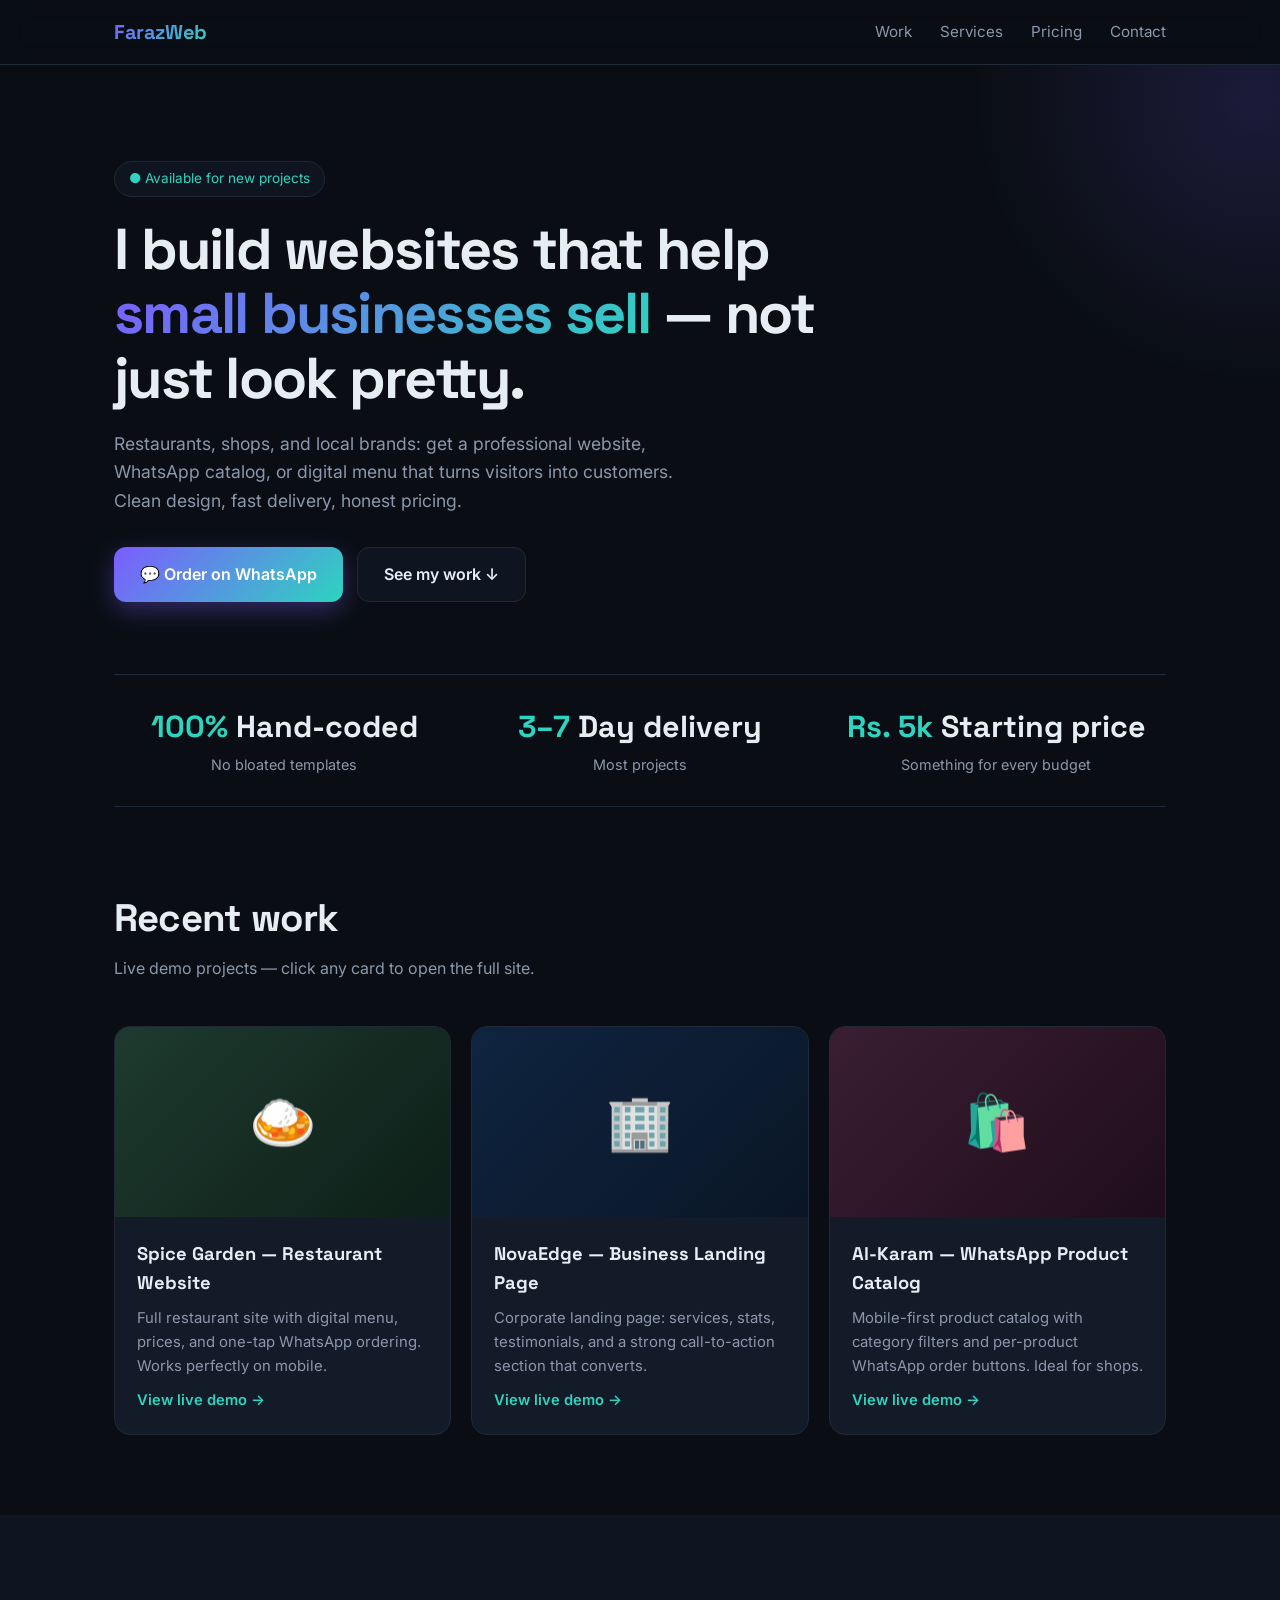
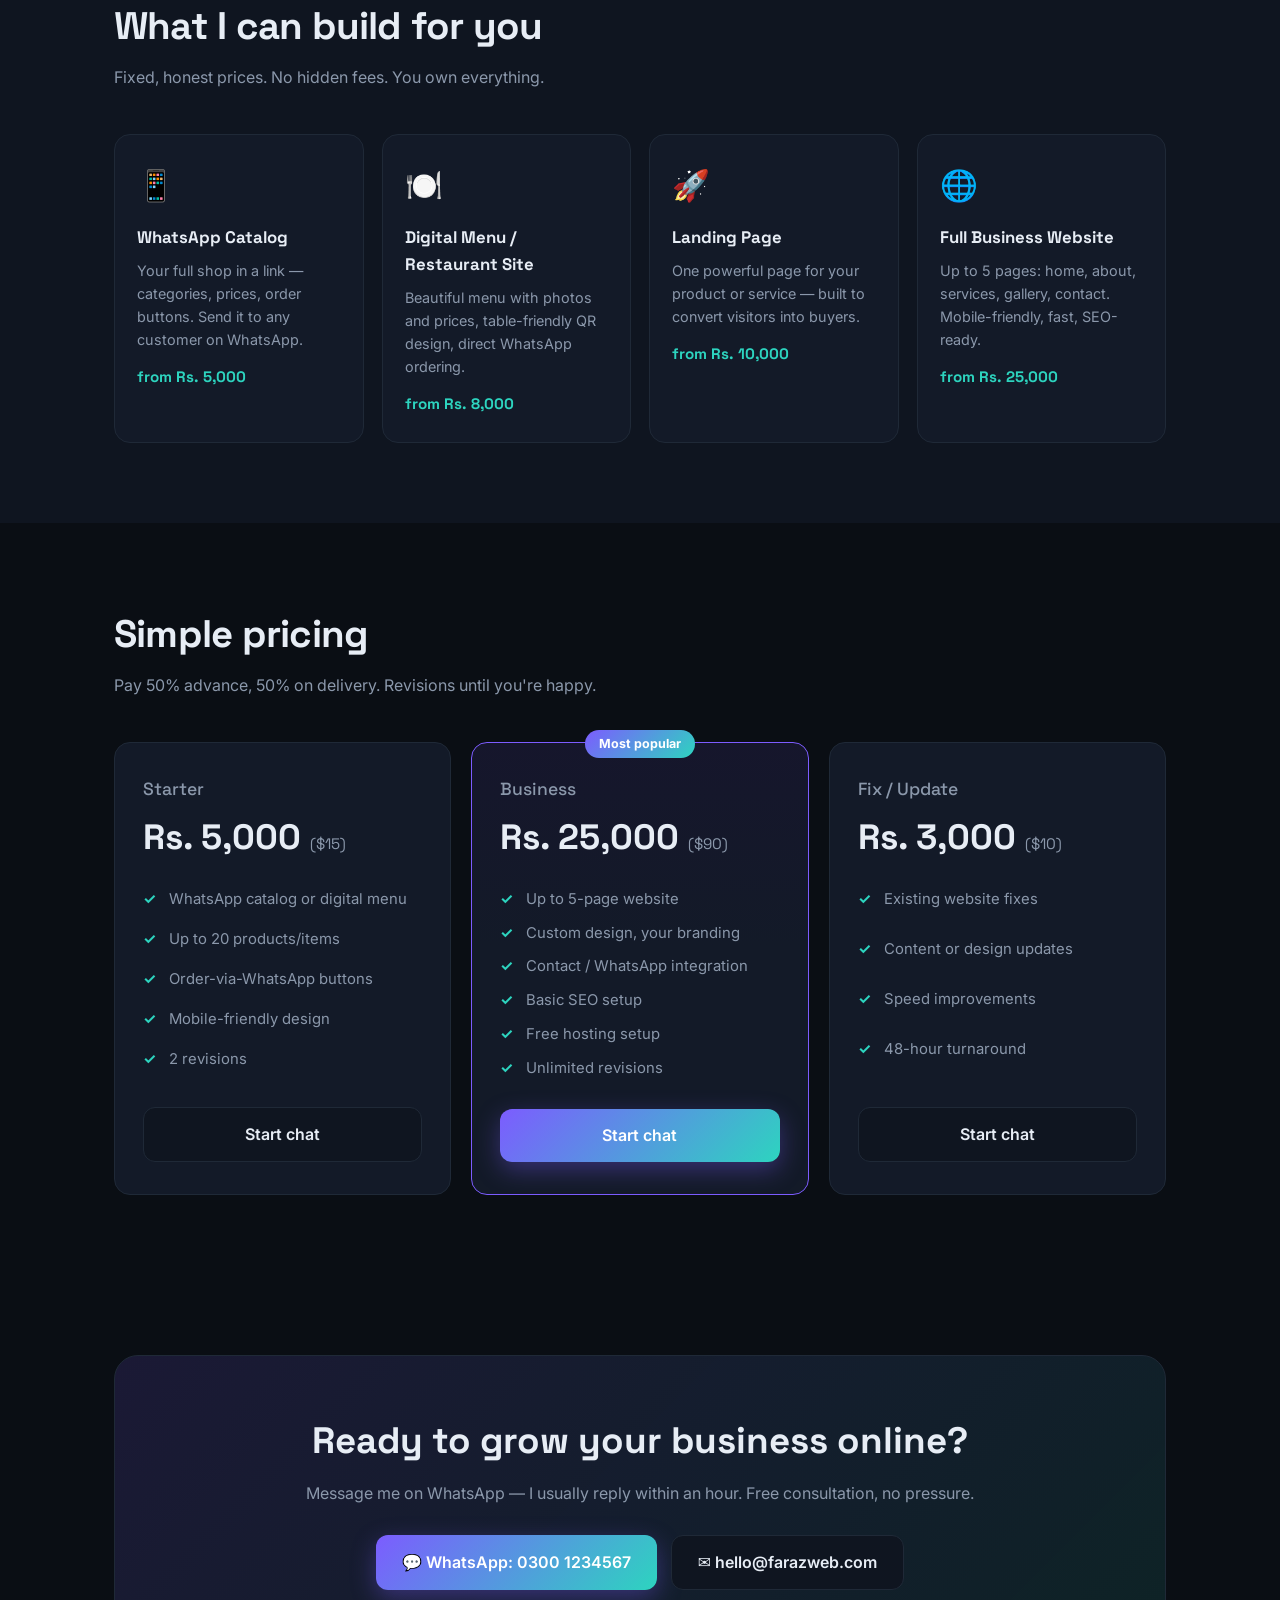
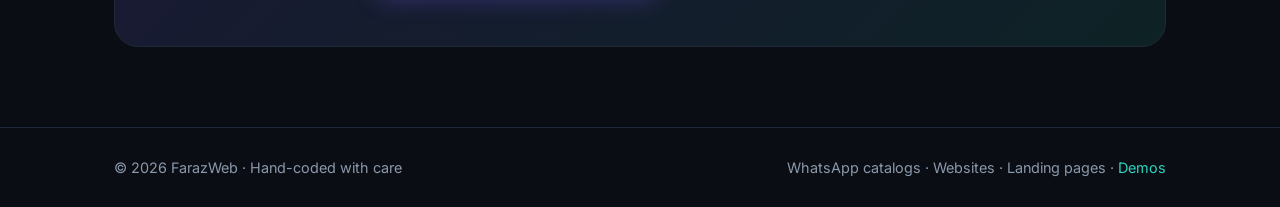
<file: index.html>
<!DOCTYPE html>
<html lang="en">
<head>
  <meta charset="UTF-8">
  <meta name="viewport" content="width=device-width, initial-scale=1.0">
  <title>FarazWeb — Websites that help small businesses sell</title>
  <meta name="description" content="Professional websites, landing pages, WhatsApp catalogs and digital menus for small businesses. Fast delivery, fair prices.">
  <link rel="preconnect" href="https://fonts.googleapis.com">
  <link href="https://fonts.googleapis.com/css2?family=Inter:wght@400;500;600&family=Space+Grotesk:wght@500;700&display=swap" rel="stylesheet">
  <link rel="stylesheet" href="assets/style.css">
</head>
<body>

<nav>
  <div class="nav-inner">
    <div class="logo">FarazWeb</div>
    <ul class="nav-links">
      <li><a href="#work">Work</a></li>
      <li><a href="#services">Services</a></li>
      <li><a href="#pricing">Pricing</a></li>
      <li><a href="#contact">Contact</a></li>
    </ul>
  </div>
</nav>

<header class="hero">
  <div class="container">
    <span class="tag">● Available for new projects</span>
    <h1>I build websites that help <span>small businesses sell</span> — not just look pretty.</h1>
    <p>Restaurants, shops, and local brands: get a professional website, WhatsApp catalog, or digital menu that turns visitors into customers. Clean design, fast delivery, honest pricing.</p>
    <div class="btn-row">
      <a class="btn btn-primary" href="https://wa.me/923001234567" target="_blank" rel="noopener">💬 Order on WhatsApp</a>
      <a class="btn btn-ghost" href="#work">See my work ↓</a>
    </div>
  </div>
</header>

<div class="container">
  <div class="stats">
    <div class="stat"><b><em>100%</em> Hand-coded</b><span>No bloated templates</span></div>
    <div class="stat"><b><em>3–7</em> Day delivery</b><span>Most projects</span></div>
    <div class="stat"><b><em>Rs. 5k</em> Starting price</b><span>Something for every budget</span></div>
  </div>
</div>

<section id="work">
  <div class="container">
    <div class="section-head">
      <h2>Recent work</h2>
      <p>Live demo projects — click any card to open the full site.</p>
    </div>
    <div class="grid-3">
      <div class="card">
        <div class="thumb" style="background:linear-gradient(135deg,#1e3a2f,#0d1f18)">🍛</div>
        <div class="card-body">
          <h3>Spice Garden — Restaurant Website</h3>
          <p>Full restaurant site with digital menu, prices, and one-tap WhatsApp ordering. Works perfectly on mobile.</p>
          <a class="link" href="demo-restaurant.html">View live demo →</a>
        </div>
      </div>
      <div class="card">
        <div class="thumb" style="background:linear-gradient(135deg,#0f2440,#0a1626)">🏢</div>
        <div class="card-body">
          <h3>NovaEdge — Business Landing Page</h3>
          <p>Corporate landing page: services, stats, testimonials, and a strong call-to-action section that converts.</p>
          <a class="link" href="demo-business.html">View live demo →</a>
        </div>
      </div>
      <div class="card">
        <div class="thumb" style="background:linear-gradient(135deg,#3a1e33,#1f0d1a)">🛍️</div>
        <div class="card-body">
          <h3>Al-Karam — WhatsApp Product Catalog</h3>
          <p>Mobile-first product catalog with category filters and per-product WhatsApp order buttons. Ideal for shops.</p>
          <a class="link" href="demo-catalog.html">View live demo →</a>
        </div>
      </div>
    </div>
  </div>
</section>

<section id="services" style="background:var(--bg-soft)">
  <div class="container">
    <div class="section-head">
      <h2>What I can build for you</h2>
      <p>Fixed, honest prices. No hidden fees. You own everything.</p>
    </div>
    <div class="grid-4">
      <div class="svc">
        <div class="icon">📱</div>
        <h3>WhatsApp Catalog</h3>
        <p>Your full shop in a link — categories, prices, order buttons. Send it to any customer on WhatsApp.</p>
        <div class="price">from Rs. 5,000</div>
      </div>
      <div class="svc">
        <div class="icon">🍽️</div>
        <h3>Digital Menu / Restaurant Site</h3>
        <p>Beautiful menu with photos and prices, table-friendly QR design, direct WhatsApp ordering.</p>
        <div class="price">from Rs. 8,000</div>
      </div>
      <div class="svc">
        <div class="icon">🚀</div>
        <h3>Landing Page</h3>
        <p>One powerful page for your product or service — built to convert visitors into buyers.</p>
        <div class="price">from Rs. 10,000</div>
      </div>
      <div class="svc">
        <div class="icon">🌐</div>
        <h3>Full Business Website</h3>
        <p>Up to 5 pages: home, about, services, gallery, contact. Mobile-friendly, fast, SEO-ready.</p>
        <div class="price">from Rs. 25,000</div>
      </div>
    </div>
  </div>
</section>

<section id="pricing">
  <div class="container">
    <div class="section-head">
      <h2>Simple pricing</h2>
      <p>Pay 50% advance, 50% on delivery. Revisions until you're happy.</p>
    </div>
    <div class="pricing">
      <div class="plan">
        <h3>Starter</h3>
        <div class="amount">Rs. 5,000 <small>($15)</small></div>
        <ul>
          <li>WhatsApp catalog or digital menu</li>
          <li>Up to 20 products/items</li>
          <li>Order-via-WhatsApp buttons</li>
          <li>Mobile-friendly design</li>
          <li>2 revisions</li>
        </ul>
        <a class="btn btn-ghost" href="https://wa.me/923001234567" target="_blank" rel="noopener">Start chat</a>
      </div>
      <div class="plan featured">
        <span class="badge">Most popular</span>
        <h3>Business</h3>
        <div class="amount">Rs. 25,000 <small>($90)</small></div>
        <ul>
          <li>Up to 5-page website</li>
          <li>Custom design, your branding</li>
          <li>Contact / WhatsApp integration</li>
          <li>Basic SEO setup</li>
          <li>Free hosting setup</li>
          <li>Unlimited revisions</li>
        </ul>
        <a class="btn btn-primary" href="https://wa.me/923001234567" target="_blank" rel="noopener">Start chat</a>
      </div>
      <div class="plan">
        <h3>Fix / Update</h3>
        <div class="amount">Rs. 3,000 <small>($10)</small></div>
        <ul>
          <li>Existing website fixes</li>
          <li>Content or design updates</li>
          <li>Speed improvements</li>
          <li>48-hour turnaround</li>
        </ul>
        <a class="btn btn-ghost" href="https://wa.me/923001234567" target="_blank" rel="noopener">Start chat</a>
      </div>
    </div>
  </div>
</section>

<section id="contact">
  <div class="container">
    <div class="contact-box">
      <h2>Ready to grow your business online?</h2>
      <p>Message me on WhatsApp — I usually reply within an hour. Free consultation, no pressure.</p>
      <div class="btn-row" style="justify-content:center">
        <a class="btn btn-primary" href="https://wa.me/923001234567" target="_blank" rel="noopener">💬 WhatsApp: 0300 1234567</a>
        <a class="btn btn-ghost" href="mailto:hello@farazweb.com">✉️ hello@farazweb.com</a>
      </div>
    </div>
  </div>
</section>

<footer>
  <div class="container">
    <span>© 2026 FarazWeb · Hand-coded with care</span>
    <span>WhatsApp catalogs · Websites · Landing pages · <a href="#work">Demos</a></span>
  </div>
</footer>

</body>
</html>
</file>
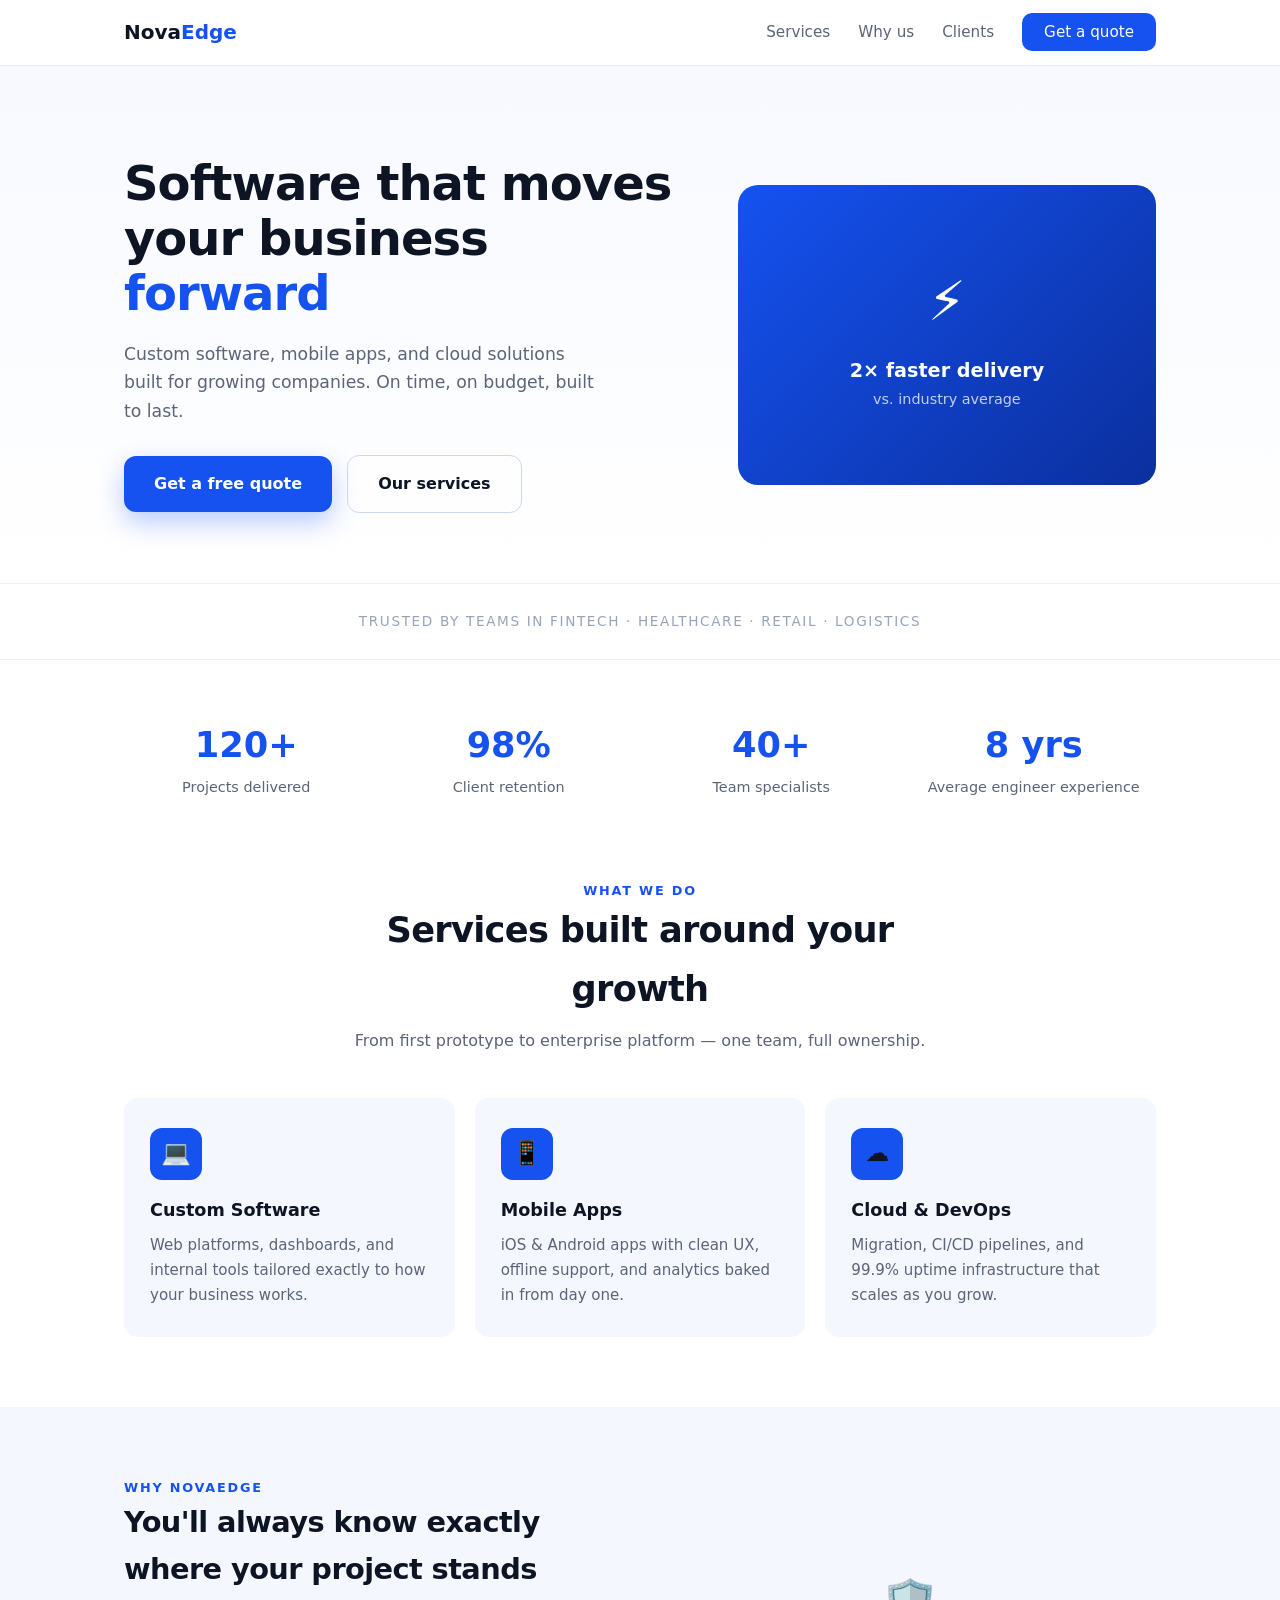
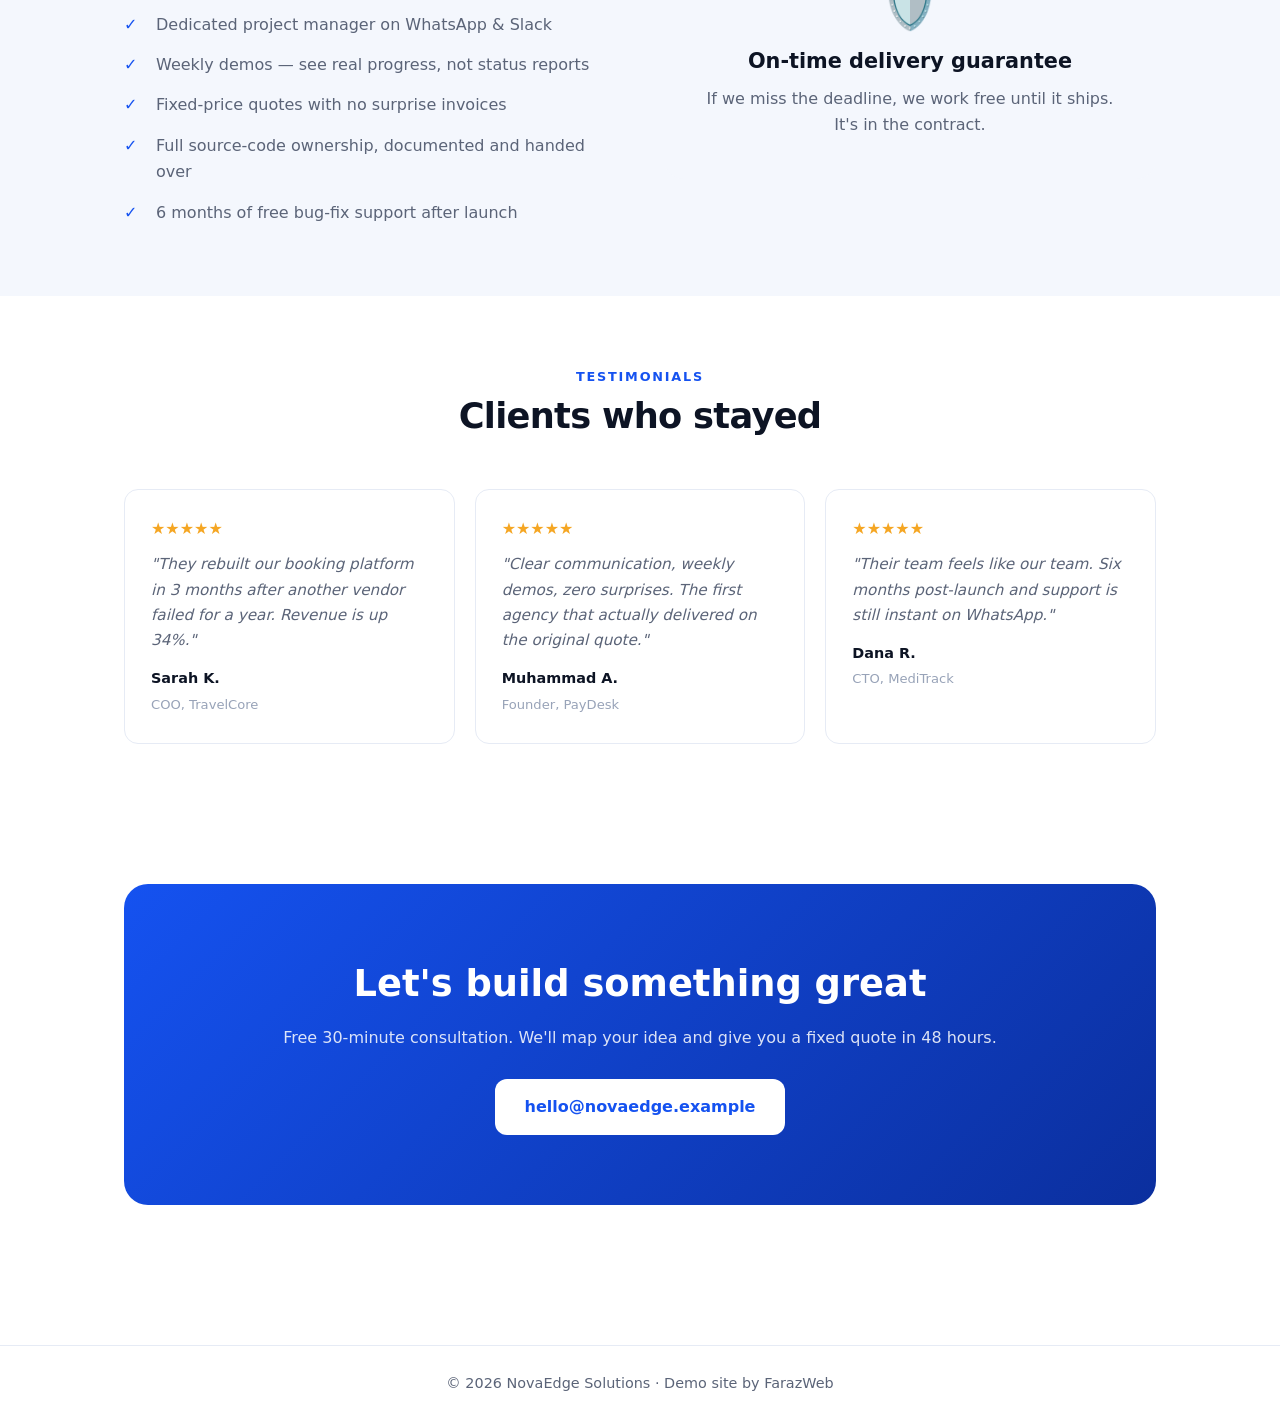
<file: demo-business.html>
<!DOCTYPE html>
<html lang="en">
<head>
<meta charset="UTF-8">
<meta name="viewport" content="width=device-width, initial-scale=1.0">
<title>NovaEdge Solutions — Software that moves your business forward</title>
<meta name="description" content="NovaEdge Solutions — custom software, mobile apps, and cloud solutions for growing businesses.">
<style>
  :root{--blue:#1552f0;--blue-deep:#0b2f9e;--ink:#0d1424;--muted:#5b6478;--bg:#ffffff;--soft:#f4f7fd;--radius:14px}
  *{margin:0;padding:0;box-sizing:border-box}
  body{font-family:'Segoe UI',system-ui,-apple-system,sans-serif;color:var(--ink);background:var(--bg);line-height:1.65}
  .wrap{max-width:1080px;margin:0 auto;padding:0 24px}

  nav{position:sticky;top:0;background:rgba(255,255,255,.92);backdrop-filter:blur(10px);border-bottom:1px solid #e6ebf5;z-index:40}
  .nav-in{display:flex;justify-content:space-between;align-items:center;padding:16px 24px;max-width:1080px;margin:0 auto}
  .logo{font-weight:800;font-size:1.25rem;color:var(--ink)}
  .logo b{color:var(--blue)}
  .nav-in ul{display:flex;list-style:none;gap:28px}
  .nav-in a{color:var(--muted);text-decoration:none;font-size:.95rem;font-weight:500}
  .nav-in a:hover{color:var(--blue)}
  .nav-cta{background:var(--blue);color:#fff !important;padding:10px 22px;border-radius:10px}

  .hero{padding:90px 0 70px;background:linear-gradient(180deg,#f7f9ff 0%,#fff 100%)}
  .hero .wrap{display:grid;grid-template-columns:1.15fr .85fr;gap:48px;align-items:center}
  .hero h1{font-size:clamp(1.9rem,4vw,3rem);line-height:1.15;letter-spacing:-.02em}
  .hero h1 span{color:var(--blue)}
  .hero p{color:var(--muted);font-size:1.08rem;margin:18px 0 30px;max-width:480px}
  .btn{display:inline-block;padding:15px 30px;border-radius:12px;text-decoration:none;font-weight:700;font-size:1rem;transition:transform .15s}
  .btn:hover{transform:translateY(-2px)}
  .btn-blue{background:var(--blue);color:#fff;box-shadow:0 10px 26px rgba(21,82,240,.3)}
  .btn-line{border:1.5px solid #cdd8ee;color:var(--ink)}
  .hero-visual{background:linear-gradient(135deg,var(--blue),var(--blue-deep));border-radius:20px;min-height:300px;display:grid;place-items:center;color:#fff;text-align:center;padding:30px}
  .hero-visual .big{font-size:3.4rem}
  .hero-visual b{font-size:1.2rem;display:block;margin-top:8px}
  .hero-visual span{opacity:.75;font-size:.9rem}

  .logos{padding:26px 0;border-top:1px solid #edf1f8;border-bottom:1px solid #edf1f8;color:#98a3b8;text-align:center;font-size:.85rem;letter-spacing:.12em;text-transform:uppercase}

  .stats{display:grid;grid-template-columns:repeat(4,1fr);gap:18px;padding:56px 0 10px;text-align:center}
  .stats b{font-size:2.2rem;color:var(--blue);display:block}
  .stats span{color:var(--muted);font-size:.9rem}

  section{padding:70px 0}
  .sec-head{text-align:center;max-width:600px;margin:0 auto 44px}
  .sec-head h2{font-size:clamp(1.6rem,3vw,2.2rem);letter-spacing:-.02em}
  .sec-head p{color:var(--muted);margin-top:10px}
  .kicker{color:var(--blue);font-weight:700;text-transform:uppercase;font-size:.8rem;letter-spacing:.14em}

  .cards{display:grid;grid-template-columns:repeat(3,1fr);gap:20px}
  .card{background:var(--soft);border-radius:var(--radius);padding:30px 26px;transition:transform .2s}
  .card:hover{transform:translateY(-5px)}
  .card .ic{width:52px;height:52px;border-radius:12px;background:var(--blue);display:grid;place-items:center;font-size:1.5rem;margin-bottom:16px}
  .card h3{margin-bottom:8px;font-size:1.1rem}
  .card p{color:var(--muted);font-size:.94rem}

  .split{display:grid;grid-template-columns:1fr 1fr;gap:48px;align-items:center}
  .split .panel{background:var(--soft);border-radius:20px;padding:40px;text-align:center}
  .split ul{list-style:none;display:grid;gap:14px;margin-top:18px}
  .split li{padding-left:32px;position:relative;color:var(--muted)}
  .split li::before{content:"✓";position:absolute;left:0;color:var(--blue);font-weight:800}
  .split h2{font-size:1.8rem;letter-spacing:-.02em}

  .testi{display:grid;grid-template-columns:repeat(3,1fr);gap:20px}
  .t{background:#fff;border:1px solid #e6ebf5;border-radius:var(--radius);padding:26px}
  .t .stars{color:#f5a623;margin-bottom:10px}
  .t p{font-size:.95rem;color:var(--muted);font-style:italic}
  .t b{display:block;margin-top:14px;font-size:.9rem}
  .t span{color:#98a3b8;font-size:.82rem}

  .cta-band{background:linear-gradient(135deg,var(--blue),var(--blue-deep));color:#fff;text-align:center;padding:70px 24px;border-radius:24px}
  .cta-band h2{font-size:clamp(1.6rem,3vw,2.3rem);margin-bottom:10px}
  .cta-band p{opacity:.85;margin-bottom:28px}
  .btn-white{background:#fff;color:var(--blue)}

  footer{border-top:1px solid #e6ebf5;padding:26px 0;color:var(--muted);font-size:.9rem;text-align:center;margin-top:70px}

  @media(max-width:880px){
    .hero .wrap,.split{grid-template-columns:1fr}
    .cards,.testi{grid-template-columns:1fr}
    .stats{grid-template-columns:1fr 1fr}
    .nav-in ul{display:none}
  }
</style>
</head>
<body>

<nav>
  <div class="nav-in">
    <div class="logo">Nova<b>Edge</b></div>
    <ul>
      <li><a href="#services">Services</a></li>
      <li><a href="#why">Why us</a></li>
      <li><a href="#testimonials">Clients</a></li>
      <li><a class="nav-cta" href="#contact">Get a quote</a></li>
    </ul>
  </div>
</nav>

<header class="hero">
  <div class="wrap">
    <div>
      <h1>Software that moves your business <span>forward</span></h1>
      <p>Custom software, mobile apps, and cloud solutions built for growing companies. On time, on budget, built to last.</p>
      <a class="btn btn-blue" href="#contact">Get a free quote</a>
      <a class="btn btn-line" href="#services" style="margin-left:10px">Our services</a>
    </div>
    <div class="hero-visual">
      <div>
        <div class="big">⚡</div>
        <b>2× faster delivery</b>
        <span>vs. industry average</span>
      </div>
    </div>
  </div>
</header>

<div class="logos">Trusted by teams in fintech · healthcare · retail · logistics</div>

<div class="wrap">
  <div class="stats">
    <div><b>120+</b><span>Projects delivered</span></div>
    <div><b>98%</b><span>Client retention</span></div>
    <div><b>40+</b><span>Team specialists</span></div>
    <div><b>8 yrs</b><span>Average engineer experience</span></div>
  </div>
</div>

<section id="services">
  <div class="wrap">
    <div class="sec-head">
      <div class="kicker">What we do</div>
      <h2>Services built around your growth</h2>
      <p>From first prototype to enterprise platform — one team, full ownership.</p>
    </div>
    <div class="cards">
      <div class="card"><div class="ic">💻</div><h3>Custom Software</h3><p>Web platforms, dashboards, and internal tools tailored exactly to how your business works.</p></div>
      <div class="card"><div class="ic">📱</div><h3>Mobile Apps</h3><p>iOS & Android apps with clean UX, offline support, and analytics baked in from day one.</p></div>
      <div class="card"><div class="ic">☁️</div><h3>Cloud & DevOps</h3><p>Migration, CI/CD pipelines, and 99.9% uptime infrastructure that scales as you grow.</p></div>
    </div>
  </div>
</section>

<section id="why" style="background:var(--soft)">
  <div class="wrap split">
    <div>
      <div class="kicker">Why NovaEdge</div>
      <h2>You'll always know exactly where your project stands</h2>
      <ul>
        <li>Dedicated project manager on WhatsApp & Slack</li>
        <li>Weekly demos — see real progress, not status reports</li>
        <li>Fixed-price quotes with no surprise invoices</li>
        <li>Full source-code ownership, documented and handed over</li>
        <li>6 months of free bug-fix support after launch</li>
      </ul>
    </div>
    <div class="panel">
      <div style="font-size:3rem">🛡️</div>
      <b style="font-size:1.3rem">On-time delivery guarantee</b>
      <p style="color:var(--muted);margin-top:8px">If we miss the deadline, we work free until it ships. It's in the contract.</p>
    </div>
  </div>
</section>

<section id="testimonials">
  <div class="wrap">
    <div class="sec-head">
      <div class="kicker">Testimonials</div>
      <h2>Clients who stayed</h2>
    </div>
    <div class="testi">
      <div class="t"><div class="stars">★★★★★</div><p>"They rebuilt our booking platform in 3 months after another vendor failed for a year. Revenue is up 34%."</p><b>Sarah K.</b><span>COO, TravelCore</span></div>
      <div class="t"><div class="stars">★★★★★</div><p>"Clear communication, weekly demos, zero surprises. The first agency that actually delivered on the original quote."</p><b>Muhammad A.</b><span>Founder, PayDesk</span></div>
      <div class="t"><div class="stars">★★★★★</div><p>"Their team feels like our team. Six months post-launch and support is still instant on WhatsApp."</p><b>Dana R.</b><span>CTO, MediTrack</span></div>
    </div>
  </div>
</section>

<section id="contact">
  <div class="wrap">
    <div class="cta-band">
      <h2>Let's build something great</h2>
      <p>Free 30-minute consultation. We'll map your idea and give you a fixed quote in 48 hours.</p>
      <a class="btn btn-white" href="mailto:hello@novaedge.example">hello@novaedge.example</a>
    </div>
  </div>
</section>

<footer>© 2026 NovaEdge Solutions · Demo site by FarazWeb</footer>

</body>
</html>
</file>
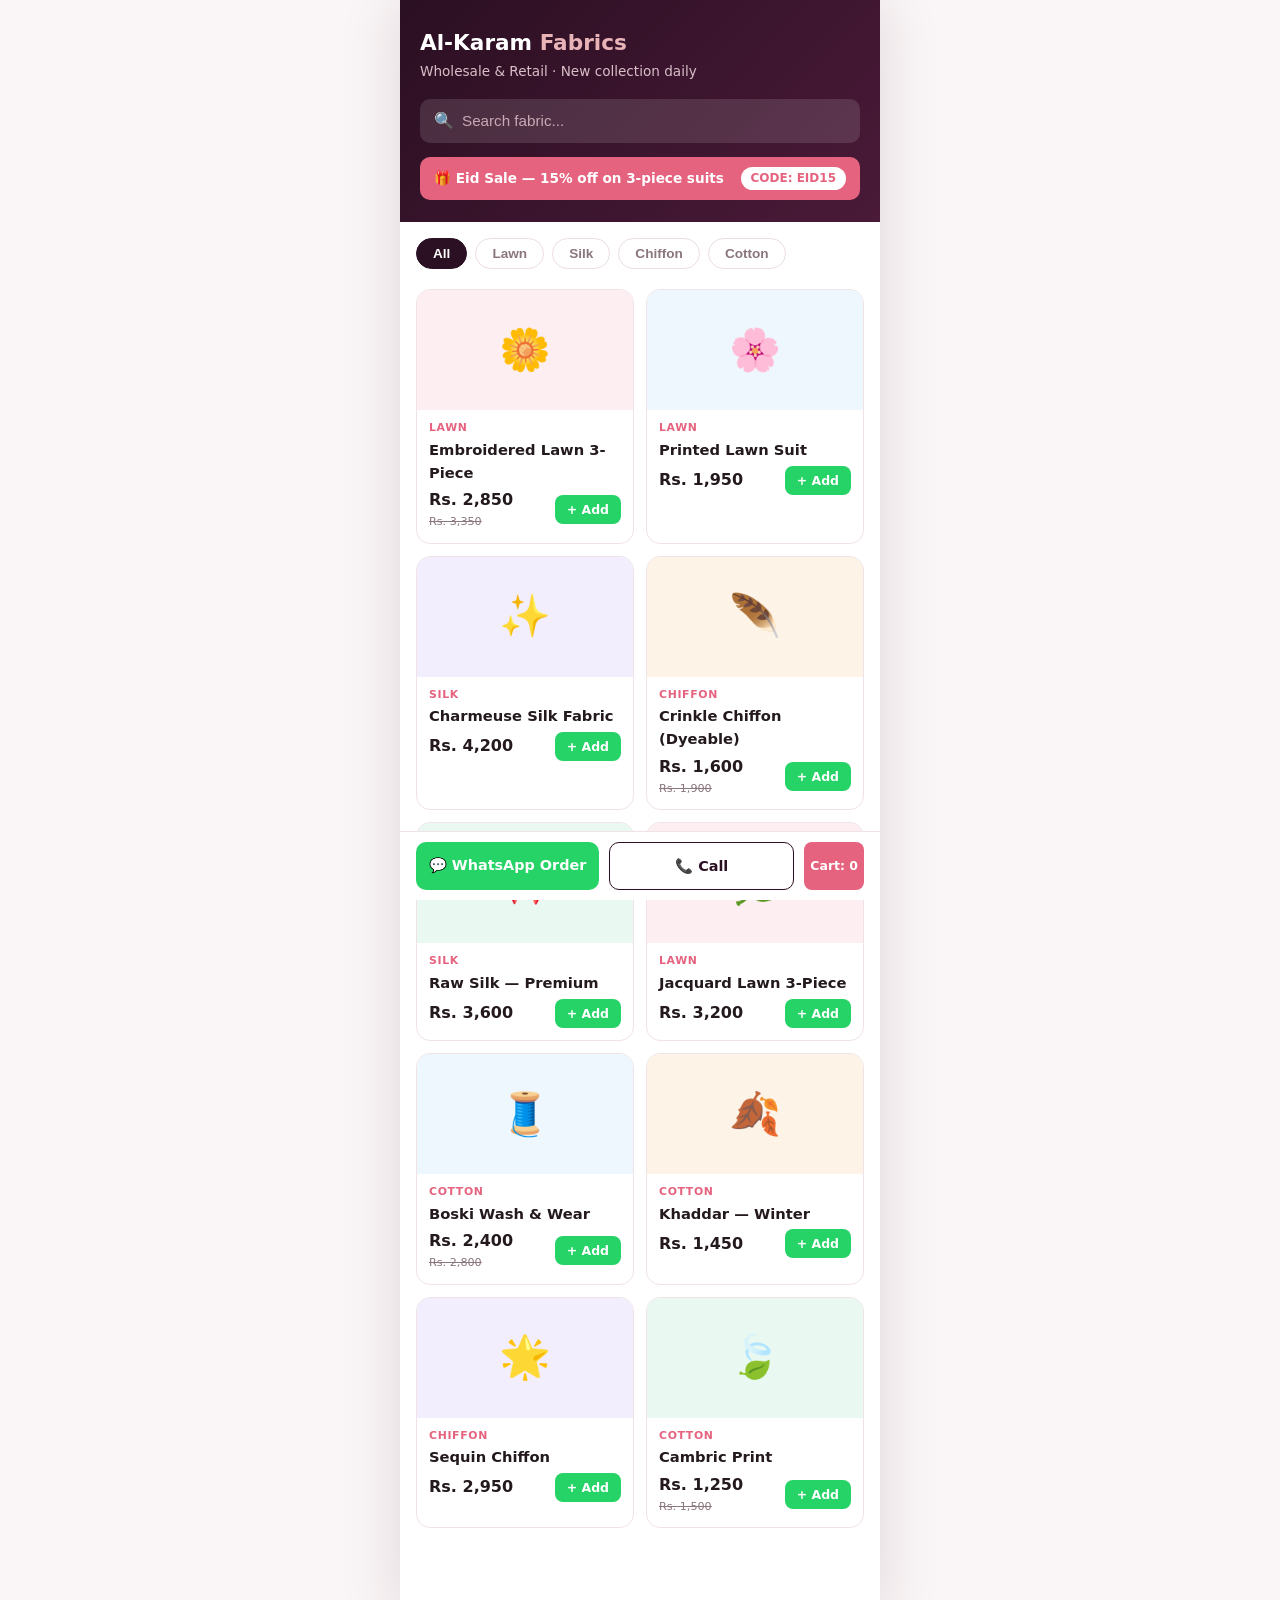
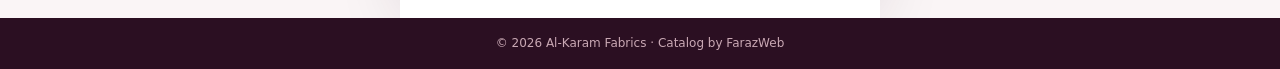
<file: demo-catalog.html>
<!DOCTYPE html>
<html lang="en">
<head>
<meta charset="UTF-8">
<meta name="viewport" content="width=device-width, initial-scale=1.0">
<title>Al-Karam Fabrics — WhatsApp Catalog | Order in 1 tap</title>
<meta name="description" content="Al-Karam Fabrics wholesale catalog — lawn, silk, chiffon. Browse and order directly on WhatsApp.">
<style>
  :root{--plum:#2b0f22;--plum2:#4a1a38;--gold:#e8b4b8;--rose:#e5637f;--bg:#faf5f6;--ink:#241a1e;--muted:#8a767e;--wa:#25d366;--radius:14px}
  *{margin:0;padding:0;box-sizing:border-box}
  body{font-family:'Segoe UI',system-ui,sans-serif;background:var(--bg);color:var(--ink);line-height:1.55}
  .phone{max-width:480px;margin:0 auto;min-height:100vh;background:#fff;box-shadow:0 0 60px rgba(43,15,34,.12)}

  .top{background:linear-gradient(135deg,var(--plum),var(--plum2));color:#fff;padding:26px 20px 22px}
  .top .shop{font-size:1.35rem;font-weight:800}
  .top .shop span{color:var(--gold)}
  .top p{color:#d9bfc9;font-size:.85rem;margin-top:2px}
  .top .search{margin-top:16px;display:flex;background:rgba(255,255,255,.12);border-radius:10px;padding:10px 14px;gap:8px}
  .top .search input{flex:1;background:none;border:none;outline:none;color:#fff;font-size:.95rem}
  .top .search input::placeholder{color:#c9a8b4}
  .banner{margin-top:14px;background:var(--rose);border-radius:10px;padding:10px 14px;font-size:.85rem;font-weight:600;display:flex;justify-content:space-between;align-items:center}
  .banner em{font-style:normal;background:#fff;color:var(--rose);padding:2px 10px;border-radius:999px;font-size:.75rem}

  .tabs{display:flex;gap:8px;padding:16px 16px 6px;overflow-x:auto;scrollbar-width:none}
  .tabs::-webkit-scrollbar{display:none}
  .tab{border:1.5px solid #ecdde2;background:#fff;color:var(--muted);padding:7px 16px;border-radius:999px;font-size:.85rem;font-weight:600;white-space:nowrap;cursor:pointer}
  .tab.on{background:var(--plum);border-color:var(--plum);color:#fff}

  .grid{display:grid;grid-template-columns:1fr 1fr;gap:12px;padding:14px 16px 90px}
  .prod{border:1px solid #f0e3e7;border-radius:var(--radius);overflow:hidden;background:#fff}
  .prod .img{height:120px;display:grid;place-items:center;font-size:2.6rem}
  .prod .body{padding:10px 12px 12px}
  .prod .cat{font-size:.68rem;color:var(--rose);font-weight:700;text-transform:uppercase;letter-spacing:.06em}
  .prod h3{font-size:.92rem;margin:2px 0 4px}
  .prod .row{display:flex;justify-content:space-between;align-items:center}
  .prod .price{font-weight:800;color:var(--ink)}
  .prod .price small{font-weight:400;color:var(--muted);font-size:.7rem;display:block}
  .prod .order{background:var(--wa);color:#fff;border:none;border-radius:8px;padding:7px 12px;font-size:.78rem;font-weight:700;cursor:pointer;font-family:inherit}
  .prod .order:hover{filter:brightness(1.06)}

  .bar{position:fixed;bottom:0;left:50%;transform:translateX(-50%);width:100%;max-width:480px;background:#fff;border-top:1px solid #f0e3e7;padding:10px 16px;display:flex;gap:10px}
  .bar a{flex:1;text-align:center;text-decoration:none;padding:12px;border-radius:10px;font-weight:700;font-size:.9rem}
  .bar .wa{background:var(--wa);color:#fff}
  .bar .call{background:#fff;color:var(--plum);border:1.5px solid var(--plum)}
  .cartN{background:var(--rose);color:#fff;border-radius:8px;padding:12px 6px;font-weight:700;font-size:.78rem;border:none;cursor:pointer;font-family:inherit}

  .empty{grid-column:1/-1;text-align:center;color:var(--muted);padding:40px 0}
  footer{background:var(--plum);color:#c9a8b4;text-align:center;padding:16px;font-size:.75rem}

  @media(max-width:480px){.grid{grid-template-columns:1fr 1fr;gap:10px}}
</style>
</head>
<body>

<div class="phone">

  <div class="top">
    <div class="shop">Al-Karam <span>Fabrics</span></div>
    <p>Wholesale & Retail · New collection daily</p>
    <div class="search">🔍<input id="q" type="text" placeholder="Search fabric..." oninput="render()"></div>
    <div class="banner"><span>🎁 Eid Sale — 15% off on 3-piece suits</span><em>CODE: EID15</em></div>
  </div>

  <div class="tabs" id="tabs"></div>

  <div class="grid" id="grid"></div>

  <div class="bar">
    <a class="wa" href="https://wa.me/923001234567?text=Assalam-o-alaikum!%20Mujhe%20order%20karna%20hai" target="_blank" rel="noopener">💬 WhatsApp Order</a>
    <a class="call" href="tel:03001234567">📞 Call</a>
    <button class="cartN" id="cartBtn" onclick="sendCart()">Cart: 0</button>
  </div>

</div>

<script>
  const WA = "923001234567";
  let cart = [];

  const PRODUCTS = [
    {id:1,  cat:"lawn",   name:"Embroidered Lawn 3-Piece", price:2850, old:3350, img:"🌼", bg:"#fdeef2"},
    {id:2,  cat:"lawn",   name:"Printed Lawn Suit",        price:1950, old:0,    img:"🌸", bg:"#eef7fd"},
    {id:3,  cat:"silk",   name:"Charmeuse Silk Fabric",    price:4200, old:0,    img:"✨", bg:"#f3eefd"},
    {id:4,  cat:"chiffon",name:"Crinkle Chiffon (Dyeable)",price:1600, old:1900, img:"🪶", bg:"#fdf3e7"},
    {id:5,  cat:"silk",   name:"Raw Silk — Premium",       price:3600, old:0,    img:"🎀", bg:"#e9f9f1"},
    {id:6,  cat:"lawn",   name:"Jacquard Lawn 3-Piece",    price:3200, old:0,    img:"🌿", bg:"#fdeef2"},
    {id:7,  cat:"cotton", name:"Boski Wash & Wear",        price:2400, old:2800, img:"🧵", bg:"#eef7fd"},
    {id:8,  cat:"cotton", name:"Khaddar — Winter",         price:1450, old:0,    img:"🍂", bg:"#fdf3e7"},
    {id:9,  cat:"chiffon",name:"Sequin Chiffon",           price:2950, old:0,    img:"🌟", bg:"#f3eefd"},
    {id:10, cat:"cotton", name:"Cambric Print",            price:1250, old:1500, img:"🍃", bg:"#e9f9f1"}
  ];

  const CATS = [["all","All"],["lawn","Lawn"],["silk","Silk"],["chiffon","Chiffon"],["cotton","Cotton"]];
  let active = "all";

  function initTabs(){
    document.getElementById("tabs").innerHTML = CATS.map(([k,l]) =>
      `<button class="tab ${k===active?'on':''}" onclick="setCat('${k}')">${l}</button>`).join("");
  }
  function setCat(k){ active=k; initTabs(); render(); }

  function render(){
    const q = document.getElementById("q").value.toLowerCase();
    const list = PRODUCTS.filter(p =>
      (active==="all" || p.cat===active) && p.name.toLowerCase().includes(q));
    document.getElementById("grid").innerHTML = list.length ? list.map(p => `
      <div class="prod">
        <div class="img" style="background:${p.bg}">${p.img}</div>
        <div class="body">
          <div class="cat">${p.cat}</div>
          <h3>${p.name}</h3>
          <div class="row">
            <div class="price">Rs. ${p.price.toLocaleString()}${p.old?`<small><s>Rs. ${p.old.toLocaleString()}</s></small>`:""}</div>
            <button class="order" onclick="add(${p.id})">+ Add</button>
          </div>
        </div>
      </div>`).join("")
      : `<div class="empty">😕 Kuch nahi mila — dobara try karein</div>`;
  }

  function add(id){
    cart.push(PRODUCTS.find(p => p.id===id).name);
    document.getElementById("cartBtn").textContent = "Cart: " + cart.length;
  }

  function sendCart(){
    const lines = cart.map((n,i) => `${i+1}. ${n}`).join("\n");
    const msg = cart.length
      ? `Assalam-o-alaikum! Mujhe ye order karna hai:\n${lines}\n\nTotal items: ${cart.length}`
      : "Assalam-o-alaikum! Mujhe order karne ke liye catalog dekh raha tha.";
    window.open(`https://wa.me/${WA}?text=${encodeURIComponent(msg)}`, "_blank");
  }

  initTabs(); render();
</script>

<footer>© 2026 Al-Karam Fabrics · Catalog by FarazWeb</footer>

</body>
</html>
</file>
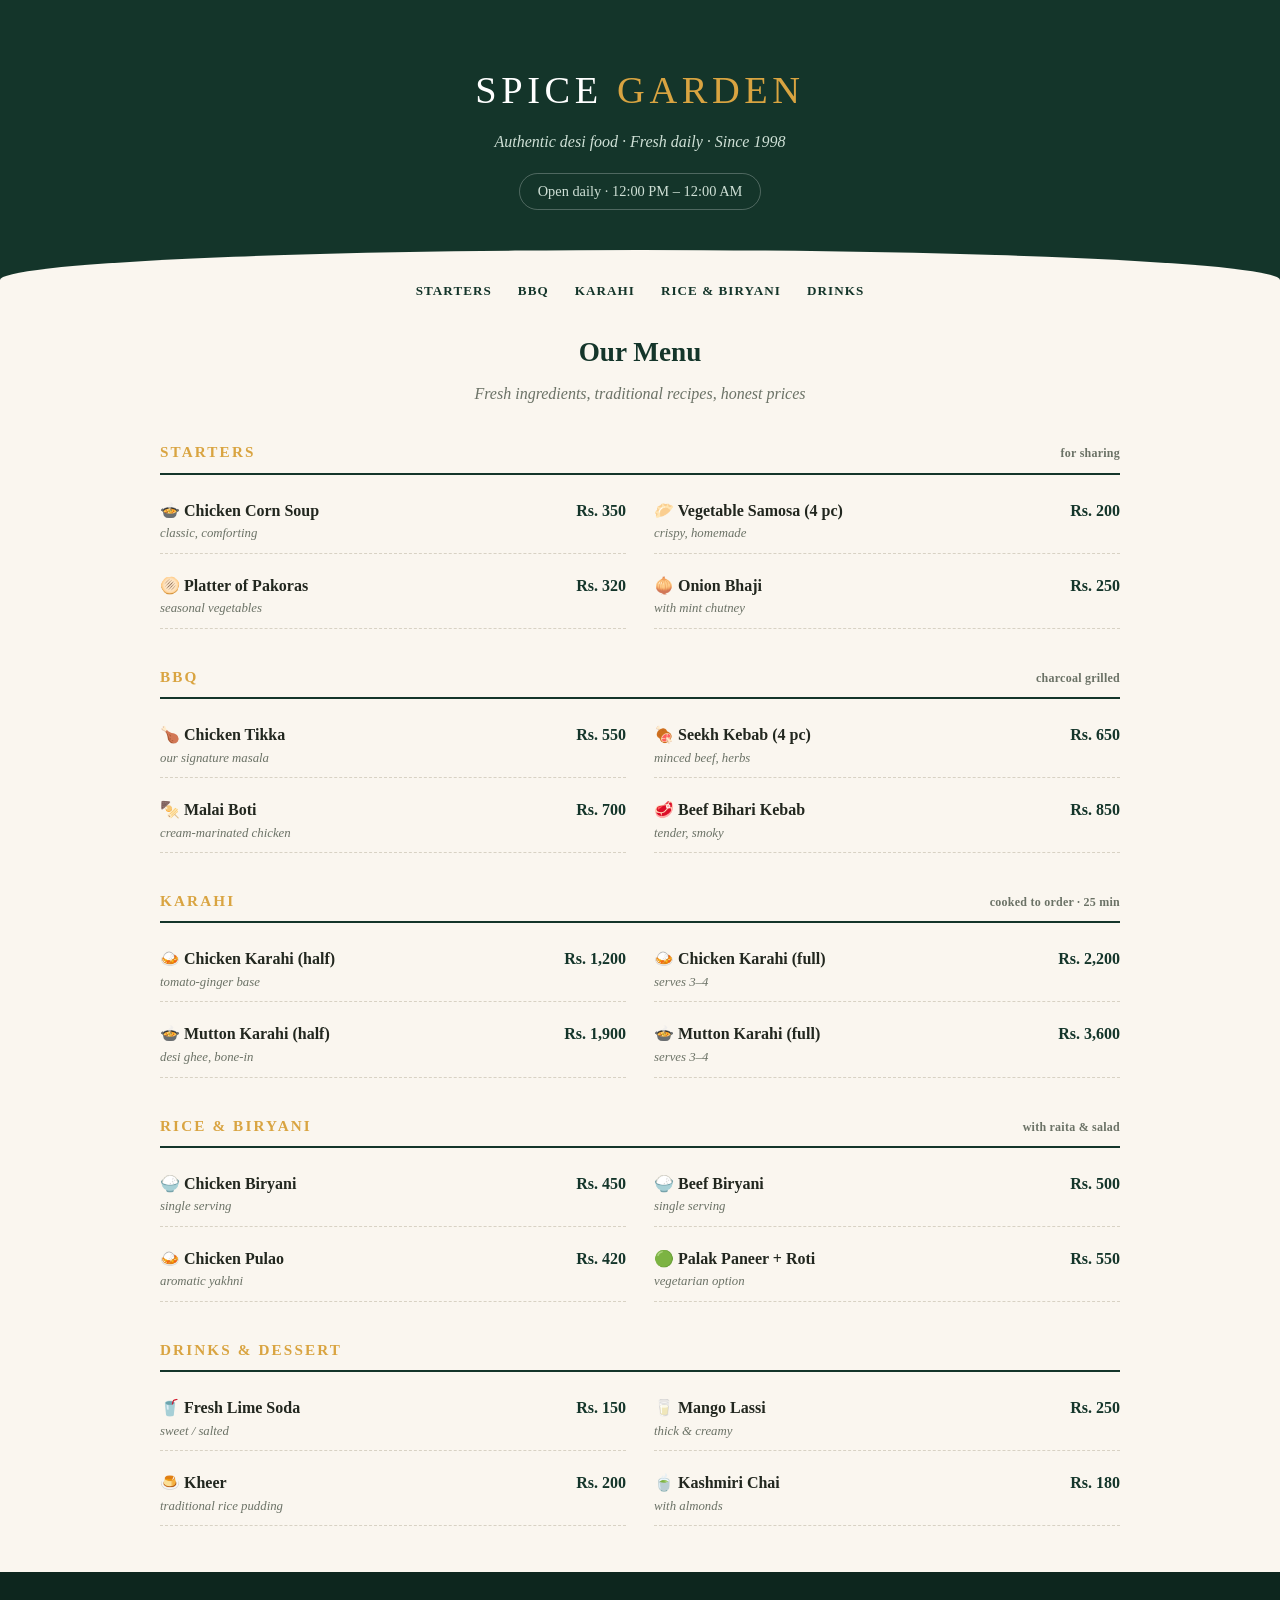
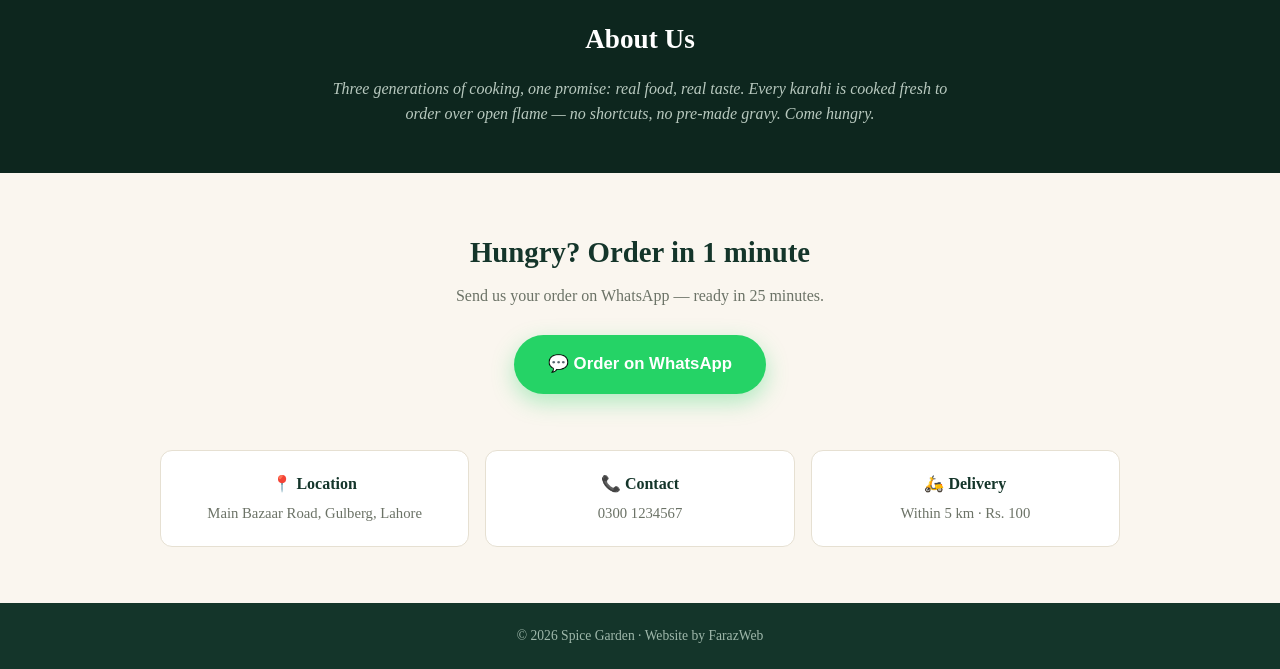
<file: demo-restaurant.html>
<!DOCTYPE html>
<html lang="en">
<head>
<meta charset="UTF-8">
<meta name="viewport" content="width=device-width, initial-scale=1.0">
<title>Spice Garden — Authentic Desi Food | Order on WhatsApp</title>
<meta name="description" content="Spice Garden restaurant — biryani, karahi, BBQ and more. View our menu and order directly on WhatsApp.">
<style>
  :root {
    --green:#14352a; --green-deep:#0d261e; --cream:#faf6ef; --gold:#d9a441;
    --ink:#22271f; --muted:#6b7266; --wa:#25d366;
  }
  *{margin:0;padding:0;box-sizing:border-box}
  body{font-family:Georgia,'Times New Roman',serif;background:var(--cream);color:var(--ink);line-height:1.6}
  .wrap{max-width:960px;margin:0 auto;padding:0 20px}

  header{background:var(--green);color:#fff;text-align:center;padding:60px 20px 70px;position:relative;overflow:hidden}
  header::after{content:"";position:absolute;bottom:-30px;left:0;right:0;height:60px;background:var(--cream);border-radius:50% 50% 0 0}
  .brand{font-size:2.4rem;letter-spacing:.12em;text-transform:uppercase}
  .brand em{color:var(--gold);font-style:normal}
  header p{color:#cfe0d6;margin-top:8px;font-style:italic}
  .hours{margin-top:18px;display:inline-block;border:1px solid rgba(255,255,255,.25);padding:6px 18px;border-radius:999px;font-size:.9rem;color:#cfe0d6}

  nav{display:flex;justify-content:center;gap:26px;padding:18px 0;flex-wrap:wrap}
  nav a{color:var(--green);text-decoration:none;font-weight:700;text-transform:uppercase;font-size:.82rem;letter-spacing:.08em}
  nav a:hover{color:var(--gold)}

  .menu{padding:30px 0 10px}
  .menu h2, .about h2{text-align:center;font-size:1.7rem;color:var(--green);margin-bottom:6px}
  .menu .sub{text-align:center;color:var(--muted);margin-bottom:34px;font-style:italic}
  .cat{margin-bottom:36px;scroll-margin-top:80px}
  .cat h3{color:var(--gold);text-transform:uppercase;letter-spacing:.14em;font-size:.95rem;border-bottom:2px solid var(--green);padding-bottom:8px;margin-bottom:14px;display:flex;justify-content:space-between;align-items:baseline}
  .cat h3 span{color:var(--muted);font-size:.75rem;letter-spacing:.02em;text-transform:none}
  .items{display:grid;grid-template-columns:1fr 1fr;gap:10px 28px}
  .item{display:flex;justify-content:space-between;gap:12px;align-items:baseline;padding:9px 0;border-bottom:1px dashed #d8d2c4}
  .item .n{font-weight:700}
  .item .n small{display:block;font-weight:400;color:var(--muted);font-size:.8rem;font-style:italic}
  .item .p{color:var(--green);font-weight:700;white-space:nowrap}

  .about{padding:46px 0;background:var(--green-deep);color:#dfe9e2;text-align:center}
  .about h2{color:#fff}
  .about p{max-width:640px;margin:14px auto 0;font-style:italic;color:#b8c9bf}

  .cta{padding:56px 0;text-align:center}
  .cta h2{color:var(--green);font-size:1.8rem;margin-bottom:8px}
  .cta p{color:var(--muted);margin-bottom:26px}
  .wa{display:inline-flex;align-items:center;gap:10px;background:var(--wa);color:#fff;text-decoration:none;font-weight:700;padding:16px 34px;border-radius:999px;font-family:Arial,sans-serif;font-size:1.05rem;box-shadow:0 8px 22px rgba(37,211,102,.35)}
  .wa:hover{transform:translateY(-2px)}

  .info{display:grid;grid-template-columns:repeat(3,1fr);gap:16px;padding:0 0 56px;text-align:center}
  .info div{background:#fff;border:1px solid #e6e0d2;border-radius:12px;padding:20px 14px}
  .info b{display:block;color:var(--green);margin-bottom:4px}
  .info span{color:var(--muted);font-size:.92rem}

  footer{background:var(--green);color:#9fb8ab;text-align:center;padding:22px;font-size:.85rem}

  @media(max-width:640px){
    .items{grid-template-columns:1fr}
    .info{grid-template-columns:1fr}
    .brand{font-size:1.8rem}
  }
</style>
</head>
<body>

<header>
  <div class="brand">Spice <em>Garden</em></div>
  <p>Authentic desi food · Fresh daily · Since 1998</p>
  <div class="hours">Open daily · 12:00 PM – 12:00 AM</div>
</header>

<nav class="wrap">
  <a href="#starters">Starters</a>
  <a href="#bbq">BBQ</a>
  <a href="#karahi">Karahi</a>
  <a href="#rice">Rice & Biryani</a>
  <a href="#drinks">Drinks</a>
</nav>

<div class="menu wrap">
  <h2>Our Menu</h2>
  <p class="sub">Fresh ingredients, traditional recipes, honest prices</p>

  <div class="cat" id="starters">
    <h3>Starters <span>for sharing</span></h3>
    <div class="items">
      <div class="item"><span class="n">🍲 Chicken Corn Soup<small>classic, comforting</small></span><span class="p">Rs. 350</span></div>
      <div class="item"><span class="n">🥟 Vegetable Samosa (4 pc)<small>crispy, homemade</small></span><span class="p">Rs. 200</span></div>
      <div class="item"><span class="n">🫓 Platter of Pakoras<small>seasonal vegetables</small></span><span class="p">Rs. 320</span></div>
      <div class="item"><span class="n">🧅 Onion Bhaji<small>with mint chutney</small></span><span class="p">Rs. 250</span></div>
    </div>
  </div>

  <div class="cat" id="bbq">
    <h3>BBQ <span>charcoal grilled</span></h3>
    <div class="items">
      <div class="item"><span class="n">🍗 Chicken Tikka<small>our signature masala</small></span><span class="p">Rs. 550</span></div>
      <div class="item"><span class="n">🍖 Seekh Kebab (4 pc)<small>minced beef, herbs</small></span><span class="p">Rs. 650</span></div>
      <div class="item"><span class="n">🍢 Malai Boti<small>cream-marinated chicken</small></span><span class="p">Rs. 700</span></div>
      <div class="item"><span class="n">🥩 Beef Bihari Kebab<small>tender, smoky</small></span><span class="p">Rs. 850</span></div>
    </div>
  </div>

  <div class="cat" id="karahi">
    <h3>Karahi <span>cooked to order · 25 min</span></h3>
    <div class="items">
      <div class="item"><span class="n">🍛 Chicken Karahi (half)<small>tomato-ginger base</small></span><span class="p">Rs. 1,200</span></div>
      <div class="item"><span class="n">🍛 Chicken Karahi (full)<small>serves 3–4</small></span><span class="p">Rs. 2,200</span></div>
      <div class="item"><span class="n">🍲 Mutton Karahi (half)<small>desi ghee, bone-in</small></span><span class="p">Rs. 1,900</span></div>
      <div class="item"><span class="n">🍲 Mutton Karahi (full)<small>serves 3–4</small></span><span class="p">Rs. 3,600</span></div>
    </div>
  </div>

  <div class="cat" id="rice">
    <h3>Rice & Biryani <span>with raita & salad</span></h3>
    <div class="items">
      <div class="item"><span class="n">🍚 Chicken Biryani<small>single serving</small></span><span class="p">Rs. 450</span></div>
      <div class="item"><span class="n">🍚 Beef Biryani<small>single serving</small></span><span class="p">Rs. 500</span></div>
      <div class="item"><span class="n">🍛 Chicken Pulao<small>aromatic yakhni</small></span><span class="p">Rs. 420</span></div>
      <div class="item"><span class="n">🟢 Palak Paneer + Roti<small>vegetarian option</small></span><span class="p">Rs. 550</span></div>
    </div>
  </div>

  <div class="cat" id="drinks">
    <h3>Drinks & Dessert</h3>
    <div class="items">
      <div class="item"><span class="n">🥤 Fresh Lime Soda<small>sweet / salted</small></span><span class="p">Rs. 150</span></div>
      <div class="item"><span class="n">🥛 Mango Lassi<small>thick & creamy</small></span><span class="p">Rs. 250</span></div>
      <div class="item"><span class="n">🍮 Kheer<small>traditional rice pudding</small></span><span class="p">Rs. 200</span></div>
      <div class="item"><span class="n">🍵 Kashmiri Chai<small>with almonds</small></span><span class="p">Rs. 180</span></div>
    </div>
  </div>
</div>

<div class="about">
  <div class="wrap">
    <h2>About Us</h2>
    <p>Three generations of cooking, one promise: real food, real taste. Every karahi is cooked fresh to order over open flame — no shortcuts, no pre-made gravy. Come hungry.</p>
  </div>
</div>

<div class="cta wrap">
  <h2>Hungry? Order in 1 minute</h2>
  <p>Send us your order on WhatsApp — ready in 25 minutes.</p>
  <a class="wa" href="https://wa.me/923001234567?text=Assalam-o-alaikum!%20Mujhe%20order%20karna%20hai%3A%20" target="_blank" rel="noopener">💬 Order on WhatsApp</a>
</div>

<div class="info wrap">
  <div><b>📍 Location</b><span>Main Bazaar Road, Gulberg, Lahore</span></div>
  <div><b>📞 Contact</b><span>0300 1234567</span></div>
  <div><b>🛵 Delivery</b><span>Within 5 km · Rs. 100</span></div>
</div>

<footer>© 2026 Spice Garden · Website by FarazWeb</footer>

</body>
</html>
</file>
<file: assets/style.css>
/* FarazWeb — Portfolio · Zero-budget build · 2026 */
:root {
  --bg: #0a0e14;
  --bg-soft: #0f1520;
  --card: #131a28;
  --border: #1f2937;
  --text: #e7edf5;
  --muted: #8b98ab;
  --accent: #7c5cff;
  --accent2: #2dd4bf;
  --grad: linear-gradient(135deg, #7c5cff 0%, #2dd4bf 100%);
  --radius: 16px;
}

* { margin: 0; padding: 0; box-sizing: border-box; }

html { scroll-behavior: smooth; }

body {
  font-family: "Inter", system-ui, -apple-system, sans-serif;
  background: var(--bg);
  color: var(--text);
  line-height: 1.6;
}

h1, h2, h3, .logo { font-family: "Space Grotesk", "Inter", sans-serif; }

.container { max-width: 1100px; margin: 0 auto; padding: 0 24px; }

/* ---------- Nav ---------- */
nav {
  position: sticky; top: 0; z-index: 50;
  background: rgba(10, 14, 20, 0.85);
  backdrop-filter: blur(12px);
  border-bottom: 1px solid var(--border);
}
.nav-inner {
  display: flex; align-items: center; justify-content: space-between;
  padding: 16px 24px; max-width: 1100px; margin: 0 auto;
}
.logo {
  font-size: 1.25rem; font-weight: 700; letter-spacing: -0.02em;
  background: var(--grad);
  -webkit-background-clip: text; background-clip: text; color: transparent;
}
.nav-links { display: flex; gap: 28px; list-style: none; }
.nav-links a {
  color: var(--muted); text-decoration: none; font-size: 0.95rem;
  transition: color 0.2s;
}
.nav-links a:hover { color: var(--text); }

/* ---------- Hero ---------- */
.hero { padding: 96px 0 72px; position: relative; overflow: hidden; }
.hero::before {
  content: ""; position: absolute; inset: -40% -20% auto auto;
  width: 560px; height: 560px; border-radius: 50%;
  background: radial-gradient(closest-side, rgba(124, 92, 255, 0.16), transparent);
  pointer-events: none;
}
.hero .tag {
  display: inline-block; padding: 6px 14px; border-radius: 999px;
  border: 1px solid var(--border); background: var(--bg-soft);
  color: var(--accent2); font-size: 0.85rem; margin-bottom: 20px;
}
.hero h1 {
  font-size: clamp(2.2rem, 5vw, 3.6rem);
  line-height: 1.12; letter-spacing: -0.03em; max-width: 720px;
}
.hero h1 span {
  background: var(--grad);
  -webkit-background-clip: text; background-clip: text; color: transparent;
}
.hero p { max-width: 560px; color: var(--muted); font-size: 1.1rem; margin: 20px 0 32px; }
.btn-row { display: flex; gap: 14px; flex-wrap: wrap; }
.btn {
  display: inline-flex; align-items: center; gap: 8px;
  padding: 14px 26px; border-radius: 12px;
  font-weight: 600; font-size: 1rem; text-decoration: none;
  transition: transform 0.15s, box-shadow 0.15s;
}
.btn:hover { transform: translateY(-2px); }
.btn-primary { background: var(--grad); color: #fff; box-shadow: 0 8px 24px rgba(124, 92, 255, 0.35); }
.btn-ghost { border: 1px solid var(--border); color: var(--text); background: var(--bg-soft); }

/* ---------- Stats ---------- */
.stats {
  display: grid; grid-template-columns: repeat(3, 1fr); gap: 16px;
  padding: 28px 0; border-top: 1px solid var(--border); border-bottom: 1px solid var(--border);
}
.stat { text-align: center; }
.stat b { font-family: "Space Grotesk"; font-size: 1.9rem; display: block; }
.stat b em { font-style: normal; color: var(--accent2); }
.stat span { color: var(--muted); font-size: 0.9rem; }

/* ---------- Sections ---------- */
section { padding: 80px 0; }
.section-head { margin-bottom: 44px; }
.section-head h2 { font-size: clamp(1.7rem, 3.5vw, 2.4rem); letter-spacing: -0.02em; }
.section-head p { color: var(--muted); margin-top: 8px; }

/* ---------- Portfolio cards ---------- */
.grid-3 { display: grid; grid-template-columns: repeat(3, 1fr); gap: 20px; }
.card {
  background: var(--card); border: 1px solid var(--border);
  border-radius: var(--radius); overflow: hidden;
  transition: transform 0.2s, border-color 0.2s;
  display: flex; flex-direction: column;
}
.card:hover { transform: translateY(-4px); border-color: var(--accent); }
.card .thumb { height: 190px; display: grid; place-items: center; font-size: 3.4rem; }
.card-body { padding: 22px; flex: 1; display: flex; flex-direction: column; gap: 10px; }
.card-body h3 { font-size: 1.15rem; }
.card-body p { color: var(--muted); font-size: 0.93rem; flex: 1; }
.card-body .link { color: var(--accent2); text-decoration: none; font-weight: 600; font-size: 0.92rem; }

/* ---------- Services ---------- */
.grid-4 { display: grid; grid-template-columns: repeat(4, 1fr); gap: 18px; }
.svc {
  background: var(--card); border: 1px solid var(--border); border-radius: var(--radius);
  padding: 26px 22px; transition: border-color 0.2s;
}
.svc:hover { border-color: var(--accent2); }
.svc .icon { font-size: 1.9rem; margin-bottom: 14px; }
.svc h3 { font-size: 1.05rem; margin-bottom: 8px; }
.svc p { color: var(--muted); font-size: 0.9rem; }
.svc .price { margin-top: 14px; color: var(--accent2); font-weight: 700; font-size: 0.95rem; font-family: "Space Grotesk"; }

/* ---------- Pricing ---------- */
.pricing { display: grid; grid-template-columns: repeat(3, 1fr); gap: 20px; align-items: stretch; }
.plan {
  background: var(--card); border: 1px solid var(--border); border-radius: var(--radius);
  padding: 32px 28px; display: flex; flex-direction: column;
}
.plan.featured {
  border-color: var(--accent);
  background: linear-gradient(180deg, rgba(124, 92, 255, 0.10), rgba(19, 26, 40, 1) 45%);
  position: relative;
}
.plan .badge {
  position: absolute; top: -13px; left: 50%; transform: translateX(-50%);
  background: var(--grad); color: #fff; padding: 4px 14px; border-radius: 999px;
  font-size: 0.78rem; font-weight: 700;
}
.plan h3 { font-size: 1.1rem; color: var(--muted); font-weight: 500; }
.plan .amount { font-family: "Space Grotesk"; font-size: 2.2rem; font-weight: 700; margin: 6px 0 2px; }
.plan .amount small { font-size: 0.95rem; color: var(--muted); font-weight: 400; }
.plan ul { list-style: none; margin: 20px 0 28px; display: grid; gap: 10px; flex: 1; }
.plan li { font-size: 0.93rem; color: var(--muted); padding-left: 26px; position: relative; }
.plan li::before { content: "✓"; position: absolute; left: 0; color: var(--accent2); font-weight: 700; }
.plan .btn { justify-content: center; }

/* ---------- Contact ---------- */
.contact-box {
  background: linear-gradient(135deg, rgba(124, 92, 255, 0.14), rgba(45, 212, 191, 0.10));
  border: 1px solid var(--border); border-radius: 24px;
  padding: 56px 32px; text-align: center;
}
.contact-box h2 { font-size: clamp(1.6rem, 3.5vw, 2.3rem); margin-bottom: 10px; }
.contact-box p { color: var(--muted); margin-bottom: 28px; }

/* ---------- Footer ---------- */
footer { border-top: 1px solid var(--border); padding: 28px 0; }
footer .container {
  display: flex; justify-content: space-between; align-items: center;
  flex-wrap: wrap; gap: 12px; color: var(--muted); font-size: 0.9rem;
}
footer a { color: var(--accent2); text-decoration: none; }

/* ---------- Responsive ---------- */
@media (max-width: 900px) {
  .grid-3, .grid-4, .pricing { grid-template-columns: 1fr 1fr; }
  .stats { grid-template-columns: 1fr; gap: 20px; }
}
@media (max-width: 600px) {
  .grid-3, .grid-4, .pricing { grid-template-columns: 1fr; }
  .nav-links { display: none; }
  section { padding: 56px 0; }
  .hero { padding: 64px 0 48px; }
}
</file>
